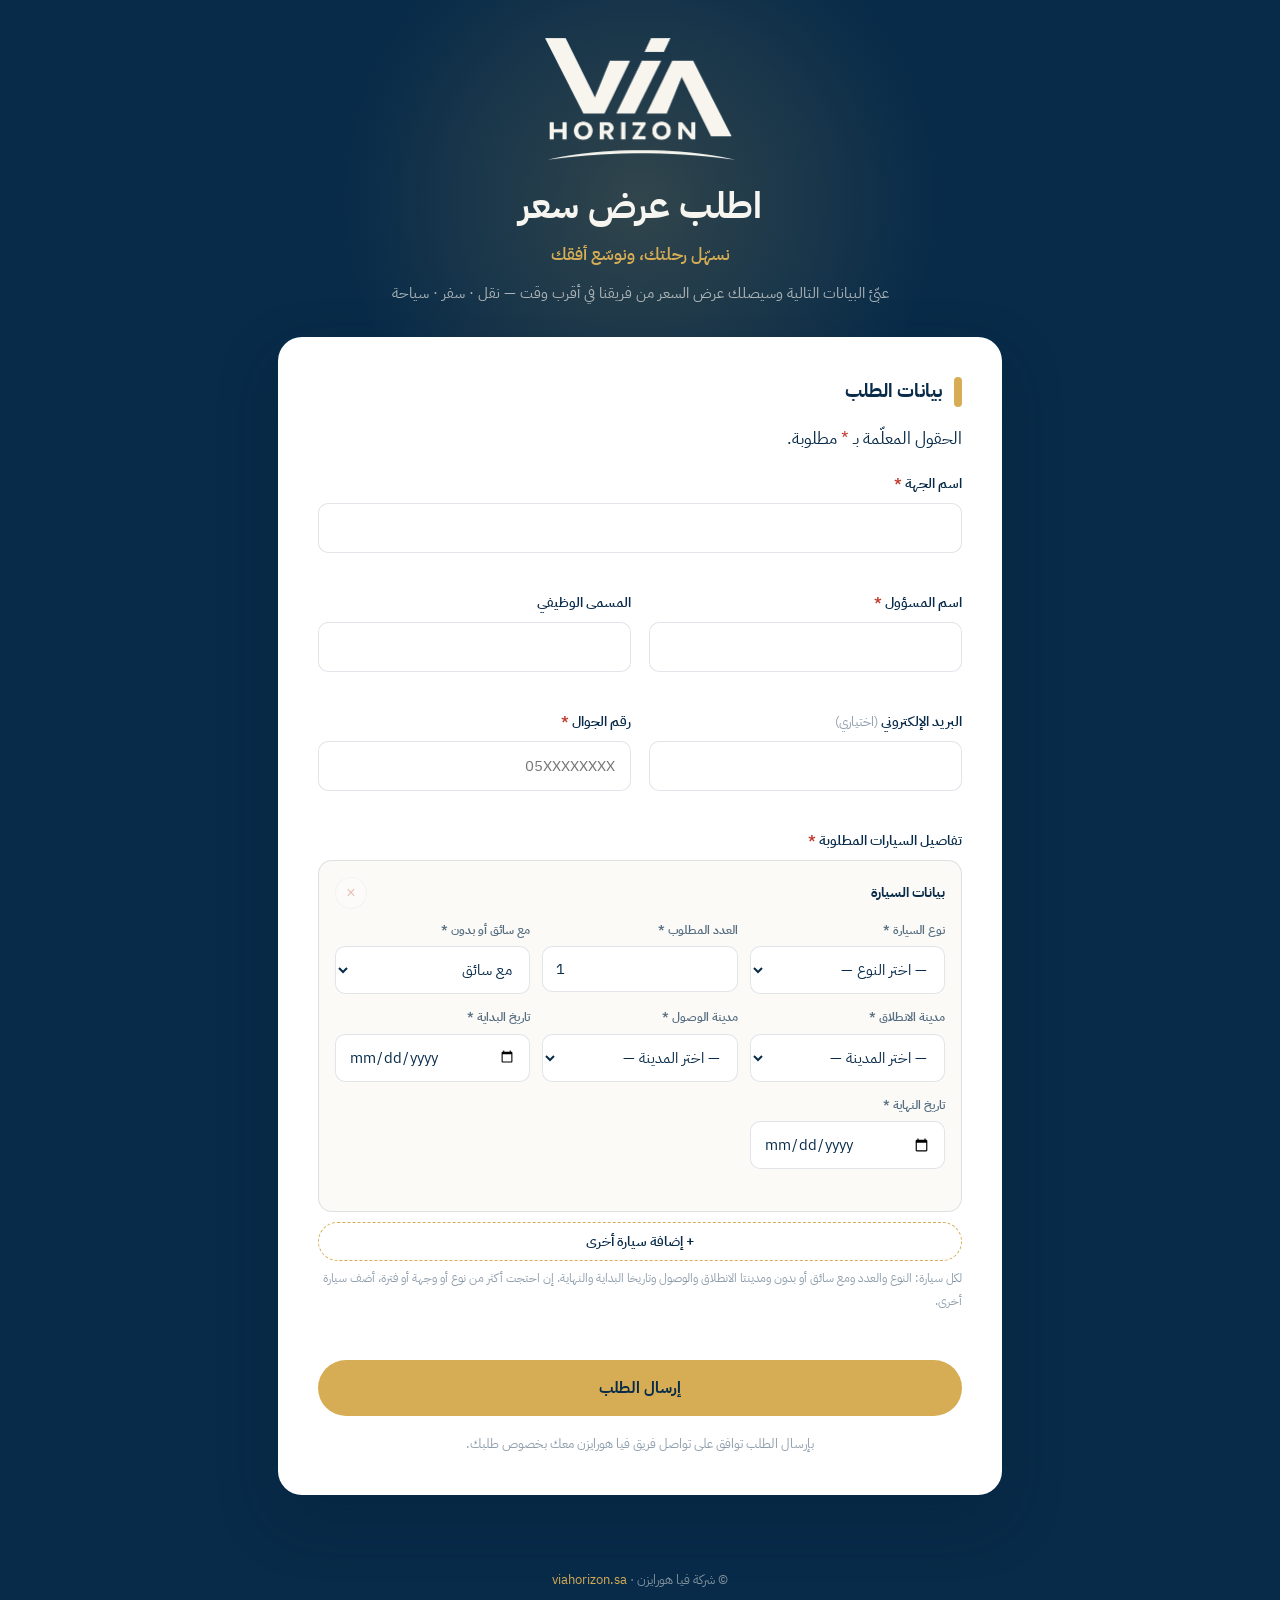
<file: quote-request/index.html>
﻿<!DOCTYPE html>
<html lang="ar" dir="rtl">
<head>
<meta charset="UTF-8">
<meta name="viewport" content="width=device-width, initial-scale=1">
<title>اطلب عرض سعر — شركة فيا هورايزن</title>
<meta name="description" content="اطلب عرض سعر لخدمات النقل والتأجير من شركة فيا هورايزن — نسهّل رحلتك، ونوسّع أفقك.">
<link rel="icon" href="assets/img/logo-color.png">
<link rel="preconnect" href="https://fonts.googleapis.com">
<link rel="preconnect" href="https://fonts.gstatic.com" crossorigin>
<link href="https://fonts.googleapis.com/css2?family=IBM+Plex+Sans+Arabic:wght@300;400;500;600;700&family=Poppins:wght@600;700&display=swap" rel="stylesheet">
<link rel="stylesheet" href="assets/css/tokens.css?v=13">
<style>
*,*::before,*::after{ box-sizing:border-box }
html,body{ margin:0; padding:0 }
/* أعلى تحديداً من قاعدة body في tokens.css */
html[dir="rtl"] body, body{
  font-family:var(--vh-font-ar); color:var(--vh-text); line-height:1.8;
  background:var(--vh-navy); min-height:100vh;
}
img{ max-width:100%; display:block }

/* ===== الرأس ===== */
.hero{ position:relative; overflow:hidden; padding:38px 20px 120px; text-align:center }
.hero::after{
  content:""; position:absolute; inset-block-start:-120px; inset-inline-start:50%; width:640px; height:640px;
  transform:translateX(50%); background:radial-gradient(circle, rgba(214,173,85,.20), transparent 66%);
}
.hero > *{ position:relative; z-index:1 }
.hero img{ width:190px; margin:0 auto 22px }
.hero h1{ color:var(--vh-cream); font-size:clamp(1.5rem,4.4vw,2.3rem); margin:0 0 10px }
.hero p{ color:var(--vh-gold); margin:0; font-weight:600; font-size:clamp(.9rem,2.4vw,1.05rem) }
.hero .sub{ color:rgba(247,245,239,.66); font-weight:400; font-size:.92rem; margin-top:10px; max-width:520px; margin-inline:auto }

/* ===== البطاقة ===== */
.wrap{ max-width:760px; margin:-90px auto 0; padding:0 18px 60px; position:relative; z-index:2 }
.card{
  background:#fff; border-radius:var(--vh-r-lg); padding:clamp(22px,4vw,40px);
  box-shadow:0 24px 60px rgba(5,29,51,.28);
}
.card__h{ display:flex; align-items:center; gap:12px; margin-bottom:6px }
.card__h span{ width:8px; height:30px; border-radius:99px; background:var(--vh-gold); flex:0 0 auto }
.card__h h2{ margin:0; font-size:1.2rem; color:var(--vh-navy) }
.card > p.lead{ color:var(--vh-text-muted); font-size:.92rem; margin:0 0 26px 20px }

.grid{ display:grid; grid-template-columns:repeat(auto-fit,minmax(230px,1fr)); gap:18px }
.f{ display:flex; flex-direction:column; gap:6px }
.f--full{ grid-column:1/-1 }
.f label{ font-size:.88rem; font-weight:600; color:var(--vh-navy) }
.f label i{ color:#C0392B; font-style:normal }
.f label .opt{ font-weight:400; color:var(--vh-text-soft); font-size:.8rem }
.f input,.f select{
  padding:13px 15px; border:1.5px solid var(--vh-border); border-radius:10px;
  font-family:inherit; font-size:.95rem; background:#fff; color:inherit; width:100%;
}
.f input:focus,.f select:focus{
  outline:none; border-color:var(--vh-teal); box-shadow:0 0 0 3px rgba(0,166,180,.16);
}
.f input[aria-invalid="true"]{ border-color:#C0392B }
.f .msg{ font-size:.78rem; color:#C0392B; min-height:1.1em }
.f .hint{ font-size:.78rem; color:var(--vh-text-soft) }
.ltr{ direction:ltr; text-align:right }

/* بطاقة لكل سيارة */
.cars{ display:grid; gap:16px }
.car{
  border:1.5px solid var(--vh-border); border-radius:14px; padding:16px; background:#FBFAF7;
  display:grid; grid-template-columns:repeat(auto-fit,minmax(170px,1fr)); gap:12px; position:relative;
}
.car__h{ grid-column:1/-1; display:flex; align-items:center; gap:8px; margin-bottom:-2px }
.car__h b{ font-size:.9rem; color:var(--vh-navy) }
.car__h .rm{
  margin-inline-start:auto; width:32px; height:32px; border-radius:50%; border:1.5px solid var(--vh-border);
  background:#fff; color:#C0392B; font-size:1rem; cursor:pointer; line-height:1;
}
.car__h .rm[disabled]{ opacity:.3; cursor:default }
.car .fld{ display:flex; flex-direction:column; gap:5px }
.car .fld span.lbl{ font-size:.78rem; font-weight:600; color:var(--vh-text-muted) }
.car input,.car select{ padding:11px 13px; border:1.5px solid var(--vh-border); border-radius:10px; font-family:inherit; font-size:.92rem; width:100%; background:#fff }
.car input:focus,.car select:focus{ outline:none; border-color:var(--vh-teal); box-shadow:0 0 0 3px rgba(0,166,180,.16) }
.car .days{ grid-column:1/-1; font-size:.8rem; color:var(--vh-teal-700); font-weight:600; min-height:1.1em }
.addcar{
  justify-self:start; background:none; border:1.5px dashed var(--vh-gold); color:var(--vh-navy); border-radius:var(--vh-r-pill);
  padding:8px 18px; font-family:inherit; font-size:.85rem; font-weight:600; cursor:pointer; margin-top:4px;
}
.addcar:hover{ background:rgba(214,173,85,.12) }
@media (max-width:480px){ .car{ grid-template-columns:1fr; padding:14px } }

.btn{
  display:inline-flex; align-items:center; justify-content:center; gap:8px; width:100%;
  background:var(--vh-gold); color:var(--vh-navy); border:none; border-radius:var(--vh-r-pill);
  padding:16px 26px; font-family:inherit; font-size:1rem; font-weight:700; cursor:pointer;
  margin-top:28px; transition:.16s; min-height:54px;
}
.btn:hover{ transform:translateY(-2px); box-shadow:0 10px 24px rgba(214,173,85,.42) }
.btn:focus-visible{ outline:3px solid var(--vh-teal); outline-offset:3px }
.btn[disabled]{ opacity:.6; cursor:not-allowed; transform:none; box-shadow:none }

.note{ font-size:.8rem; color:var(--vh-text-soft); text-align:center; margin:16px 0 0 }
.formErr{
  background:#FDEDEA; border:1px solid #F0C6C0; color:#96271A; border-radius:12px;
  padding:12px 16px; font-size:.88rem; margin-top:18px;
}

/* ===== شاشة النجاح ===== */
.done{ text-align:center; padding:20px 0 6px }
.done .tick{
  width:76px; height:76px; border-radius:50%; background:#E8F6F0; color:#1F9D6B;
  display:grid; place-items:center; font-size:2.2rem; margin:0 auto 20px;
}
.done h2{ margin:0 0 10px; color:var(--vh-navy); font-size:1.35rem }
.done p{ color:var(--vh-text-muted); margin:0 auto 8px; max-width:430px }
.done .ref{
  display:inline-block; margin-top:16px; background:var(--vh-surface-2); border-radius:var(--vh-r-pill);
  padding:8px 20px; font-family:var(--vh-font-en); font-weight:700; color:var(--vh-navy);
}
.done .again{
  display:inline-block; margin-top:22px; background:none; border:1.5px solid var(--vh-border);
  border-radius:var(--vh-r-pill); padding:11px 24px; font-family:inherit; font-size:.9rem;
  color:var(--vh-navy); cursor:pointer;
}

.foot{ text-align:center; color:rgba(247,245,239,.5); font-size:.82rem; padding:0 20px 34px }
.foot a{ color:var(--vh-gold); text-decoration:none }
</style>
</head>
<body>

<header class="hero">
  <img src="assets/img/logo-white.png" alt="شركة فيا هورايزن">
  <h1>اطلب عرض سعر</h1>
  <p>نسهّل رحلتك، ونوسّع أفقك</p>
  <p class="sub">عبّئ البيانات التالية وسيصلك عرض السعر من فريقنا في أقرب وقت — نقل · سفر · سياحة</p>
</header>

<div class="wrap">
  <div class="card" id="card">

    <form id="leadForm" novalidate>
      <div class="card__h"><span></span><h2>بيانات الطلب</h2></div>
      <p class="lead">الحقول المعلّمة بـ <i style="color:#C0392B;font-style:normal">*</i> مطلوبة.</p>

      <div class="grid">
        <div class="f f--full">
          <label for="orgName">اسم الجهة <i>*</i></label>
          <input id="orgName" name="orgName" type="text" maxlength="120" autocomplete="organization" required>
          <span class="msg" data-msg="orgName"></span>
        </div>

        <div class="f">
          <label for="contactName">اسم المسؤول <i>*</i></label>
          <input id="contactName" name="contactName" type="text" maxlength="80" autocomplete="name" required>
          <span class="msg" data-msg="contactName"></span>
        </div>

        <div class="f">
          <label for="jobTitle">المسمى الوظيفي</label>
          <input id="jobTitle" name="jobTitle" type="text" maxlength="80" autocomplete="organization-title">
          <span class="msg" data-msg="jobTitle"></span>
        </div>

        <div class="f">
          <label for="email">البريد الإلكتروني <span class="opt">(اختياري)</span></label>
          <input id="email" name="email" type="email" class="ltr" maxlength="120" autocomplete="email" inputmode="email">
          <span class="msg" data-msg="email"></span>
        </div>

        <div class="f">
          <label for="phone">رقم الجوال <i>*</i></label>
          <input id="phone" name="phone" type="tel" class="ltr" maxlength="20" autocomplete="tel"
                 inputmode="tel" placeholder="05XXXXXXXX" required>
          <span class="msg" data-msg="phone"></span>
        </div>

        <div class="f f--full">
          <label>تفاصيل السيارات المطلوبة <i>*</i></label>
          <div id="carsBox" class="cars"></div>
          <button type="button" class="addcar" id="addCar">+ إضافة سيارة أخرى</button>
          <span class="hint">لكل سيارة: النوع والعدد ومع سائق أو بدون ومدينتا الانطلاق والوصول وتاريخا البداية والنهاية.
            إن احتجت أكثر من نوع أو وجهة أو فترة، أضف سيارة أخرى.</span>
          <span class="msg" data-msg="cars"></span>
        </div>
      </div>

      <div id="formErr" class="formErr" hidden role="alert"></div>
      <button class="btn" type="submit" id="submitBtn">إرسال الطلب</button>
      <p class="note">بإرسال الطلب توافق على تواصل فريق فيا هورايزن معك بخصوص طلبك.</p>
    </form>

    <div class="done" id="done" hidden>
      <div class="tick">✓</div>
      <h2>وصلنا طلبك بنجاح</h2>
      <p>شكراً لك — سجّلنا بياناتك وسيتواصل معك فريق المبيعات لإرسال عرض السعر.</p>
      <div class="ref" id="refNo"></div><br>
      <button class="again" type="button" id="againBtn">إرسال طلب آخر</button>
    </div>

  </div>
</div>

<p class="foot">© شركة فيا هورايزن · <a href="https://viahorizon.sa" target="_blank" rel="noopener">viahorizon.sa</a></p>

<script src="assets/js/config.js?v=13"></script>
<script src="assets/js/form.js?v=13"></script>
</body>
</html>
</file>
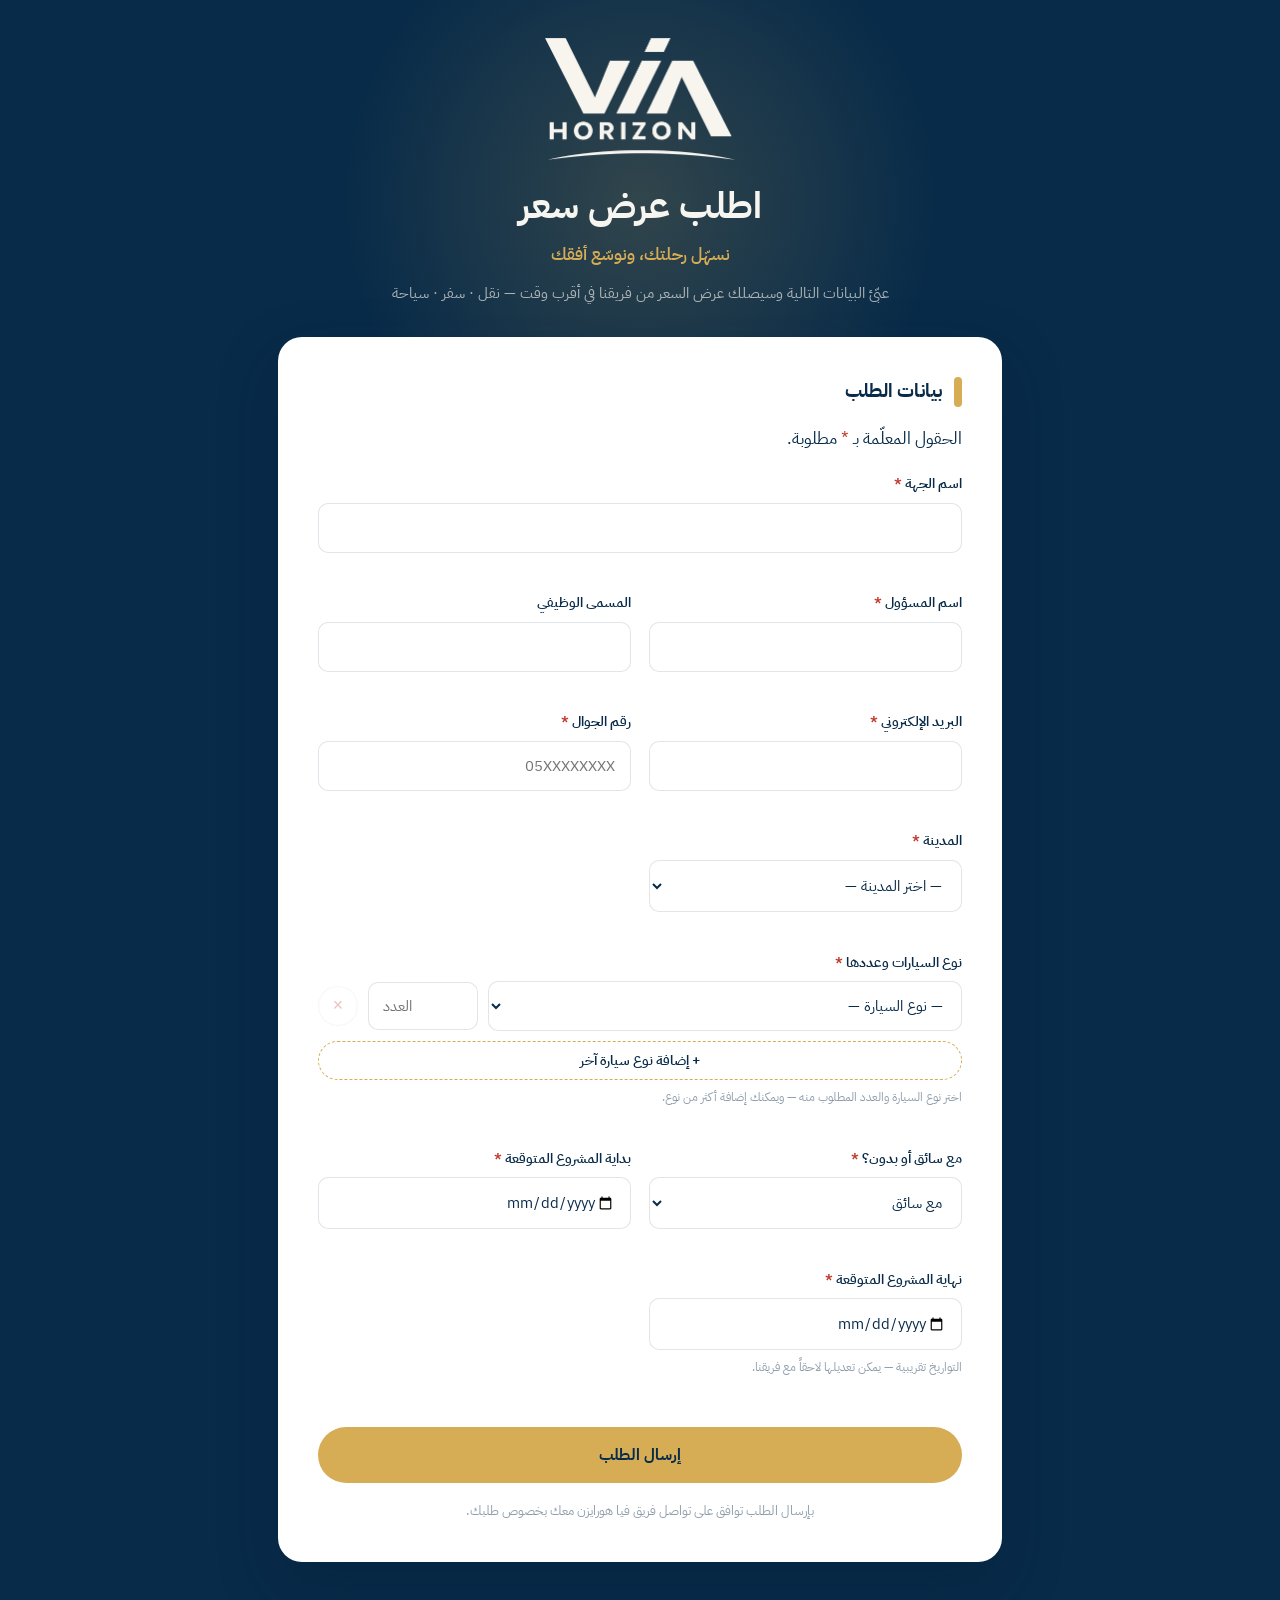
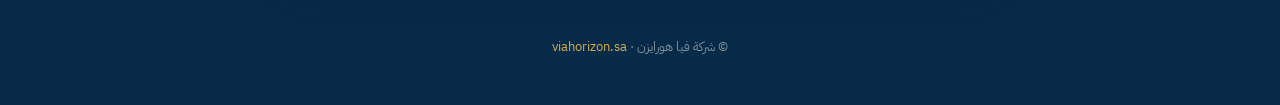
<file: form.html>
﻿<!DOCTYPE html>
<html lang="ar" dir="rtl">
<head>
<meta charset="UTF-8">
<meta name="viewport" content="width=device-width, initial-scale=1">
<title>اطلب عرض سعر — شركة فيا هورايزن</title>
<meta name="description" content="اطلب عرض سعر لخدمات النقل والتأجير من شركة فيا هورايزن — نسهّل رحلتك، ونوسّع أفقك.">
<link rel="icon" href="assets/img/logo-color.png">
<link rel="preconnect" href="https://fonts.googleapis.com">
<link rel="preconnect" href="https://fonts.gstatic.com" crossorigin>
<link href="https://fonts.googleapis.com/css2?family=IBM+Plex+Sans+Arabic:wght@300;400;500;600;700&family=Poppins:wght@600;700&display=swap" rel="stylesheet">
<link rel="stylesheet" href="assets/css/tokens.css?v=9">
<style>
*,*::before,*::after{ box-sizing:border-box }
html,body{ margin:0; padding:0 }
/* أعلى تحديداً من قاعدة body في tokens.css */
html[dir="rtl"] body, body{
  font-family:var(--vh-font-ar); color:var(--vh-text); line-height:1.8;
  background:var(--vh-navy); min-height:100vh;
}
img{ max-width:100%; display:block }

/* ===== الرأس ===== */
.hero{ position:relative; overflow:hidden; padding:38px 20px 120px; text-align:center }
.hero::after{
  content:""; position:absolute; inset-block-start:-120px; inset-inline-start:50%; width:640px; height:640px;
  transform:translateX(50%); background:radial-gradient(circle, rgba(214,173,85,.20), transparent 66%);
}
.hero > *{ position:relative; z-index:1 }
.hero img{ width:190px; margin:0 auto 22px }
.hero h1{ color:var(--vh-cream); font-size:clamp(1.5rem,4.4vw,2.3rem); margin:0 0 10px }
.hero p{ color:var(--vh-gold); margin:0; font-weight:600; font-size:clamp(.9rem,2.4vw,1.05rem) }
.hero .sub{ color:rgba(247,245,239,.66); font-weight:400; font-size:.92rem; margin-top:10px; max-width:520px; margin-inline:auto }

/* ===== البطاقة ===== */
.wrap{ max-width:760px; margin:-90px auto 0; padding:0 18px 60px; position:relative; z-index:2 }
.card{
  background:#fff; border-radius:var(--vh-r-lg); padding:clamp(22px,4vw,40px);
  box-shadow:0 24px 60px rgba(5,29,51,.28);
}
.card__h{ display:flex; align-items:center; gap:12px; margin-bottom:6px }
.card__h span{ width:8px; height:30px; border-radius:99px; background:var(--vh-gold); flex:0 0 auto }
.card__h h2{ margin:0; font-size:1.2rem; color:var(--vh-navy) }
.card > p.lead{ color:var(--vh-text-muted); font-size:.92rem; margin:0 0 26px 20px }

.grid{ display:grid; grid-template-columns:repeat(auto-fit,minmax(230px,1fr)); gap:18px }
.f{ display:flex; flex-direction:column; gap:6px }
.f--full{ grid-column:1/-1 }
.f label{ font-size:.88rem; font-weight:600; color:var(--vh-navy) }
.f label i{ color:#C0392B; font-style:normal }
.f input,.f select{
  padding:13px 15px; border:1.5px solid var(--vh-border); border-radius:10px;
  font-family:inherit; font-size:.95rem; background:#fff; color:inherit; width:100%;
}
.f input:focus,.f select:focus{
  outline:none; border-color:var(--vh-teal); box-shadow:0 0 0 3px rgba(0,166,180,.16);
}
.f input[aria-invalid="true"]{ border-color:#C0392B }
.f .msg{ font-size:.78rem; color:#C0392B; min-height:1.1em }
.f .hint{ font-size:.78rem; color:var(--vh-text-soft) }
.ltr{ direction:ltr; text-align:right }

/* صفوف أنواع السيارات */
.cars{ display:grid; gap:10px }
.car{ display:grid; grid-template-columns:1fr 110px 40px; gap:10px; align-items:center }
.car input,.car select{ padding:12px 14px; border:1.5px solid var(--vh-border); border-radius:10px; font-family:inherit; font-size:.95rem; width:100% }
.car input:focus,.car select:focus{ outline:none; border-color:var(--vh-teal); box-shadow:0 0 0 3px rgba(0,166,180,.16) }
.car .rm{ width:40px; height:40px; border-radius:50%; border:1.5px solid var(--vh-border); background:#fff; color:#C0392B; font-size:1.1rem; cursor:pointer }
.car .rm[disabled]{ opacity:.3; cursor:default }
.addcar{
  justify-self:start; background:none; border:1.5px dashed var(--vh-gold); color:var(--vh-navy); border-radius:var(--vh-r-pill);
  padding:8px 18px; font-family:inherit; font-size:.85rem; font-weight:600; cursor:pointer; margin-top:4px;
}
.addcar:hover{ background:rgba(214,173,85,.12) }
@media (max-width:480px){ .car{ grid-template-columns:1fr 84px 36px } }

.btn{
  display:inline-flex; align-items:center; justify-content:center; gap:8px; width:100%;
  background:var(--vh-gold); color:var(--vh-navy); border:none; border-radius:var(--vh-r-pill);
  padding:16px 26px; font-family:inherit; font-size:1rem; font-weight:700; cursor:pointer;
  margin-top:28px; transition:.16s; min-height:54px;
}
.btn:hover{ transform:translateY(-2px); box-shadow:0 10px 24px rgba(214,173,85,.42) }
.btn:focus-visible{ outline:3px solid var(--vh-teal); outline-offset:3px }
.btn[disabled]{ opacity:.6; cursor:not-allowed; transform:none; box-shadow:none }

.note{ font-size:.8rem; color:var(--vh-text-soft); text-align:center; margin:16px 0 0 }
.formErr{
  background:#FDEDEA; border:1px solid #F0C6C0; color:#96271A; border-radius:12px;
  padding:12px 16px; font-size:.88rem; margin-top:18px;
}

/* ===== شاشة النجاح ===== */
.done{ text-align:center; padding:20px 0 6px }
.done .tick{
  width:76px; height:76px; border-radius:50%; background:#E8F6F0; color:#1F9D6B;
  display:grid; place-items:center; font-size:2.2rem; margin:0 auto 20px;
}
.done h2{ margin:0 0 10px; color:var(--vh-navy); font-size:1.35rem }
.done p{ color:var(--vh-text-muted); margin:0 auto 8px; max-width:430px }
.done .ref{
  display:inline-block; margin-top:16px; background:var(--vh-surface-2); border-radius:var(--vh-r-pill);
  padding:8px 20px; font-family:var(--vh-font-en); font-weight:700; color:var(--vh-navy);
}
.done .again{
  display:inline-block; margin-top:22px; background:none; border:1.5px solid var(--vh-border);
  border-radius:var(--vh-r-pill); padding:11px 24px; font-family:inherit; font-size:.9rem;
  color:var(--vh-navy); cursor:pointer;
}

.foot{ text-align:center; color:rgba(247,245,239,.5); font-size:.82rem; padding:0 20px 34px }
.foot a{ color:var(--vh-gold); text-decoration:none }
</style>
</head>
<body>

<header class="hero">
  <img src="assets/img/logo-white.png" alt="شركة فيا هورايزن">
  <h1>اطلب عرض سعر</h1>
  <p>نسهّل رحلتك، ونوسّع أفقك</p>
  <p class="sub">عبّئ البيانات التالية وسيصلك عرض السعر من فريقنا في أقرب وقت — نقل · سفر · سياحة</p>
</header>

<div class="wrap">
  <div class="card" id="card">

    <form id="leadForm" novalidate>
      <div class="card__h"><span></span><h2>بيانات الطلب</h2></div>
      <p class="lead">الحقول المعلّمة بـ <i style="color:#C0392B;font-style:normal">*</i> مطلوبة.</p>

      <div class="grid">
        <div class="f f--full">
          <label for="orgName">اسم الجهة <i>*</i></label>
          <input id="orgName" name="orgName" type="text" maxlength="120" autocomplete="organization" required>
          <span class="msg" data-msg="orgName"></span>
        </div>

        <div class="f">
          <label for="contactName">اسم المسؤول <i>*</i></label>
          <input id="contactName" name="contactName" type="text" maxlength="80" autocomplete="name" required>
          <span class="msg" data-msg="contactName"></span>
        </div>

        <div class="f">
          <label for="jobTitle">المسمى الوظيفي</label>
          <input id="jobTitle" name="jobTitle" type="text" maxlength="80" autocomplete="organization-title">
          <span class="msg" data-msg="jobTitle"></span>
        </div>

        <div class="f">
          <label for="email">البريد الإلكتروني <i>*</i></label>
          <input id="email" name="email" type="email" class="ltr" maxlength="120" autocomplete="email" inputmode="email" required>
          <span class="msg" data-msg="email"></span>
        </div>

        <div class="f">
          <label for="phone">رقم الجوال <i>*</i></label>
          <input id="phone" name="phone" type="tel" class="ltr" maxlength="20" autocomplete="tel"
                 inputmode="tel" placeholder="05XXXXXXXX" required>
          <span class="msg" data-msg="phone"></span>
        </div>

        <div class="f">
          <label for="city">المدينة <i>*</i></label>
          <select id="city" name="city" required>
            <option value="">— اختر المدينة —</option>
          </select>
          <span class="msg" data-msg="city"></span>
        </div>

        <div class="f f--full">
          <label>نوع السيارات وعددها <i>*</i></label>
          <div id="carsBox" class="cars"></div>
          <button type="button" class="addcar" id="addCar">+ إضافة نوع سيارة آخر</button>
          <span class="hint">اختر نوع السيارة والعدد المطلوب منه — ويمكنك إضافة أكثر من نوع.</span>
          <span class="msg" data-msg="cars"></span>
        </div>

        <div class="f">
          <label for="withDriver">مع سائق أو بدون؟ <i>*</i></label>
          <select id="withDriver" name="withDriver" required>
            <option value="بسائق">مع سائق</option>
            <option value="بدون سائق">بدون سائق</option>
          </select>
          <span class="msg" data-msg="withDriver"></span>
        </div>

        <div class="f">
          <label for="expectedStart">بداية المشروع المتوقعة <i>*</i></label>
          <input id="expectedStart" name="expectedStart" type="date" class="ltr" required>
          <span class="msg" data-msg="expectedStart"></span>
        </div>

        <div class="f">
          <label for="expectedEnd">نهاية المشروع المتوقعة <i>*</i></label>
          <input id="expectedEnd" name="expectedEnd" type="date" class="ltr" required>
          <span class="hint" id="daysHint">التواريخ تقريبية — يمكن تعديلها لاحقاً مع فريقنا.</span>
          <span class="msg" data-msg="expectedEnd"></span>
        </div>
      </div>

      <div id="formErr" class="formErr" hidden role="alert"></div>
      <button class="btn" type="submit" id="submitBtn">إرسال الطلب</button>
      <p class="note">بإرسال الطلب توافق على تواصل فريق فيا هورايزن معك بخصوص طلبك.</p>
    </form>

    <div class="done" id="done" hidden>
      <div class="tick">✓</div>
      <h2>وصلنا طلبك بنجاح</h2>
      <p>شكراً لك — سجّلنا بياناتك وسيتواصل معك فريق المبيعات لإرسال عرض السعر.</p>
      <div class="ref" id="refNo"></div><br>
      <button class="again" type="button" id="againBtn">إرسال طلب آخر</button>
    </div>

  </div>
</div>

<p class="foot">© شركة فيا هورايزن · <a href="https://viahorizon.sa" target="_blank" rel="noopener">viahorizon.sa</a></p>

<script src="assets/js/config.js?v=9"></script>
<script src="assets/js/form.js?v=9"></script>
</body>
</html>
</file>
<file: quote-request/assets/css/tokens.css>
/* =====================================================================
   VIA HORIZON — Design Tokens
   شركة فيا هورايزن | متغيّرات الهوية الرسمية
   ---------------------------------------------------------------------
   الاستخدام:
   - ووردبريس: المظهر ← تخصيص ← CSS إضافي (الصق الملف كاملاً)
     أو ضمن ملف style.css في القالب الابن (child theme).
   - HTML عادي: <link rel="stylesheet" href="via-horizon-tokens.css">
   المصدر: الدليل الإرشادي لهوية فيا هورايزن VIA HORIZON
   ===================================================================== */

:root {
  /* ---------- الألوان الأساسية (لا تُعدّل) ---------- */
  --vh-navy:      #082B49;  /* الثقة والاستقرار والسفر */
  --vh-teal:      #00A6B4;  /* الانطلاق والحيوية */
  --vh-gold:      #D6AD55;  /* القيمة والتميّز */
  --vh-cream:     #F7F5EF;  /* الخلفية الأساسية */

  /* ---------- تدرّجات مشتقّة (للاستخدام في الحالات فقط) ---------- */
  --vh-navy-900:  #051D33;
  --vh-navy-700:  #0C3A61;
  --vh-navy-500:  #114E80;
  --vh-teal-700:  #00808B;
  --vh-teal-300:  #5FCBD4;
  --vh-gold-700:  #B08C3C;
  --vh-gold-300:  #E8CE93;
  --vh-cream-200: #EDE9DE;
  --vh-white:     #FFFFFF;

  /* ---------- النص ---------- */
  --vh-text:        var(--vh-navy);
  --vh-text-muted:  rgba(8, 43, 73, .68);
  --vh-text-soft:   rgba(8, 43, 73, .45);
  --vh-text-invert: var(--vh-cream);

  /* ---------- الأسطح ---------- */
  --vh-bg:        var(--vh-cream);
  --vh-surface:   #FFFFFF;
  --vh-surface-2: var(--vh-cream-200);
  --vh-border:    rgba(8, 43, 73, .12);
  --vh-border-gold: rgba(214, 173, 85, .45);

  /* ---------- التدرّجات ---------- */
  --vh-grad-brand: linear-gradient(135deg, var(--vh-navy) 0%, var(--vh-teal) 100%);
  --vh-grad-gold:  linear-gradient(135deg, var(--vh-gold-700) 0%, var(--vh-gold-300) 100%);
  --vh-grad-dark:  linear-gradient(180deg, var(--vh-navy) 0%, var(--vh-navy-900) 100%);

  /* ---------- الخطوط ---------- */
  --vh-font-ar: "TheSansArab", "IBM Plex Sans Arabic", "Tajawal", system-ui, sans-serif;
  --vh-font-en: "Ping AR + LT", "Poppins", "Inter", system-ui, sans-serif;

  --vh-fs-h1: clamp(2.125rem, 1.4rem + 3.2vw, 3.5rem);   /* 34 → 56 */
  --vh-fs-h2: clamp(1.75rem,  1.25rem + 2.2vw, 2.5rem);  /* 28 → 40 */
  --vh-fs-h3: clamp(1.375rem, 1.15rem + 1vw,  1.75rem);  /* 22 → 28 */
  --vh-fs-body: 1.0625rem;   /* 17 */
  --vh-fs-sm:   0.875rem;    /* 14 */
  --vh-lh-ar:   1.85;        /* العربية تحتاج تنفّساً أكبر */
  --vh-lh-head: 1.3;
  --vh-ls-caps: .18em;       /* مثل كلمة HORIZON بالشعار */

  /* ---------- المسافات (سلّم 4px) ---------- */
  --vh-s1: .25rem;  --vh-s2: .5rem;   --vh-s3: .75rem;
  --vh-s4: 1rem;    --vh-s5: 1.5rem;  --vh-s6: 2rem;
  --vh-s7: 3rem;    --vh-s8: 4rem;    --vh-s9: 6rem;

  /* ---------- الحواف والظلال ---------- */
  --vh-r-sm:   8px;
  --vh-r:      14px;   /* البطاقات */
  --vh-r-lg:   24px;
  --vh-r-pill: 999px;  /* الأزرار الحبوبية */

  --vh-shadow-sm: 0 2px 8px rgba(8, 43, 73, .06);
  --vh-shadow:    0 10px 30px rgba(8, 43, 73, .10);
  --vh-shadow-lg: 0 24px 60px rgba(8, 43, 73, .16);

  /* ---------- الحركة ---------- */
  --vh-ease: cubic-bezier(.22, .61, .36, 1);
  --vh-dur:  .28s;

  /* ---------- التخطيط ---------- */
  --vh-container: 1200px;
  --vh-gutter: clamp(1rem, 4vw, 2.5rem);

  /* ---------- ألوان المسارات الثلاثة ---------- */
  --vh-track-transport: var(--vh-gold);  /* النقل   */
  --vh-track-travel:    var(--vh-navy);  /* السفر   */
  --vh-track-tourism:   var(--vh-teal);  /* السياحة */
}

/* =====================================================================
   الوضع الداكن — اختياري. يُفعّل تلقائياً حسب تفضيل الجهاز.
   الهوية تبقى نفسها: الكحلي يصبح خلفية والكريمي يصبح نصاً.
   ===================================================================== */
@media (prefers-color-scheme: dark) {
  :root[data-vh-theme="auto"] {
    --vh-bg:        var(--vh-navy-900);
    --vh-surface:   var(--vh-navy);
    --vh-surface-2: var(--vh-navy-700);
    --vh-text:        var(--vh-cream);
    --vh-text-muted:  rgba(247, 245, 239, .70);
    --vh-text-soft:   rgba(247, 245, 239, .45);
    --vh-text-invert: var(--vh-navy);
    --vh-border:    rgba(247, 245, 239, .14);
  }
}
:root[data-vh-theme="dark"] {
  --vh-bg: var(--vh-navy-900);
  --vh-surface: var(--vh-navy);
  --vh-surface-2: var(--vh-navy-700);
  --vh-text: var(--vh-cream);
  --vh-text-muted: rgba(247, 245, 239, .70);
  --vh-text-soft: rgba(247, 245, 239, .45);
  --vh-text-invert: var(--vh-navy);
  --vh-border: rgba(247, 245, 239, .14);
}

/* =====================================================================
   الأساسيات — RTL أولاً
   ===================================================================== */
html[dir="rtl"] body,
body {
  background: var(--vh-bg);
  color: var(--vh-text);
  font-family: var(--vh-font-ar);
  font-size: var(--vh-fs-body);
  line-height: var(--vh-lh-ar);
  -webkit-font-smoothing: antialiased;
}

h1, h2, h3, h4 { line-height: var(--vh-lh-head); font-weight: 700; color: var(--vh-text); }
h1 { font-size: var(--vh-fs-h1); }
h2 { font-size: var(--vh-fs-h2); }
h3 { font-size: var(--vh-fs-h3); }

a { color: var(--vh-teal-700); text-decoration: none; transition: color var(--vh-dur) var(--vh-ease); }
a:hover { color: var(--vh-gold-700); }

/* الأرقام والنصوص اللاتينية داخل نص عربي */
.vh-en, .vh-num { font-family: var(--vh-font-en); direction: ltr; unicode-bidi: isolate; }

/* =====================================================================
   المكوّنات الأساسية
   ===================================================================== */

/* --- الحاوية --- */
.vh-container { max-width: var(--vh-container); margin-inline: auto; padding-inline: var(--vh-gutter); }
.vh-section { padding-block: clamp(3rem, 8vw, 6rem); }

/* --- الأزرار --- */
.vh-btn {
  display: inline-flex; align-items: center; gap: var(--vh-s2);
  padding: .8rem 1.9rem;
  border-radius: var(--vh-r-pill);
  border: 1.5px solid transparent;
  font: inherit; font-weight: 700; cursor: pointer;
  transition: transform var(--vh-dur) var(--vh-ease),
              box-shadow var(--vh-dur) var(--vh-ease),
              background var(--vh-dur) var(--vh-ease),
              color var(--vh-dur) var(--vh-ease);
}
.vh-btn:hover { transform: translateY(-2px); box-shadow: var(--vh-shadow); }
.vh-btn:focus-visible { outline: 3px solid var(--vh-teal); outline-offset: 3px; }

.vh-btn--primary   { background: var(--vh-gold); color: var(--vh-navy); }
.vh-btn--primary:hover { background: var(--vh-gold-300); color: var(--vh-navy); }

.vh-btn--dark      { background: var(--vh-navy); color: var(--vh-cream); }
.vh-btn--dark:hover{ background: var(--vh-navy-700); color: var(--vh-cream); }

.vh-btn--ghost     { background: transparent; color: var(--vh-navy); border-color: var(--vh-border-gold); }
.vh-btn--ghost:hover { background: var(--vh-navy); color: var(--vh-cream); border-color: var(--vh-navy); }

.vh-btn--on-dark   { background: transparent; color: var(--vh-cream); border-color: rgba(247,245,239,.4); }
.vh-btn--on-dark:hover { background: var(--vh-cream); color: var(--vh-navy); }

/* --- البطاقة --- */
.vh-card {
  background: var(--vh-surface);
  border: 1px solid var(--vh-border);
  border-radius: var(--vh-r);
  padding: var(--vh-s6);
  box-shadow: var(--vh-shadow-sm);
  transition: transform var(--vh-dur) var(--vh-ease), box-shadow var(--vh-dur) var(--vh-ease);
}
.vh-card:hover { transform: translateY(-4px); box-shadow: var(--vh-shadow); }

/* --- القوس الذهبي: عنصر الهوية المميّز --- */
.vh-arc { position: relative; padding-bottom: var(--vh-s4); }
.vh-arc::after {
  content: ""; position: absolute; inset-inline-start: 0; bottom: 0;
  width: 120px; height: 10px;
  border-radius: 50%;
  background: radial-gradient(ellipse at 50% 100%, transparent 58%, var(--vh-gold) 60%);
}
.vh-arc--center::after { inset-inline-start: 50%; transform: translateX(50%); }

/* --- شارة المسار --- */
.vh-badge {
  display: inline-flex; align-items: center; gap: var(--vh-s2);
  padding: .35rem 1rem; border-radius: var(--vh-r-pill);
  font-size: var(--vh-fs-sm); font-weight: 700;
  background: var(--vh-surface-2); color: var(--vh-navy);
}
.vh-badge--transport { background: var(--vh-gold); color: var(--vh-navy); }
.vh-badge--travel    { background: var(--vh-navy); color: var(--vh-cream); }
.vh-badge--tourism   { background: var(--vh-teal); color: var(--vh-white); }

/* --- النقش الخلفي (حرفا V و A بميلان) --- */
.vh-pattern {
  background-color: var(--vh-navy);
  background-image:
    repeating-linear-gradient(115deg, rgba(247,245,239,.055) 0 2px, transparent 2px 46px),
    repeating-linear-gradient( 65deg, rgba(247,245,239,.055) 0 2px, transparent 2px 46px);
}

/* --- الشبكة --- */
.vh-grid { display: grid; gap: var(--vh-s5); }
.vh-grid--2 { grid-template-columns: repeat(auto-fit, minmax(320px, 1fr)); }
.vh-grid--3 { grid-template-columns: repeat(auto-fit, minmax(280px, 1fr)); }
.vh-grid--4 { grid-template-columns: repeat(auto-fit, minmax(220px, 1fr)); }

/* --- إتاحة الوصول --- */
.vh-sr-only {
  position: absolute; width: 1px; height: 1px; padding: 0; margin: -1px;
  overflow: hidden; clip: rect(0 0 0 0); white-space: nowrap; border: 0;
}
@media (prefers-reduced-motion: reduce) {
  *, *::before, *::after { animation-duration: .01ms !important; transition-duration: .01ms !important; }
}
</file>
<file: assets/css/tokens.css>
/* =====================================================================
   VIA HORIZON — Design Tokens
   شركة فيا هورايزن | متغيّرات الهوية الرسمية
   ---------------------------------------------------------------------
   الاستخدام:
   - ووردبريس: المظهر ← تخصيص ← CSS إضافي (الصق الملف كاملاً)
     أو ضمن ملف style.css في القالب الابن (child theme).
   - HTML عادي: <link rel="stylesheet" href="via-horizon-tokens.css">
   المصدر: الدليل الإرشادي لهوية فيا هورايزن VIA HORIZON
   ===================================================================== */

:root {
  /* ---------- الألوان الأساسية (لا تُعدّل) ---------- */
  --vh-navy:      #082B49;  /* الثقة والاستقرار والسفر */
  --vh-teal:      #00A6B4;  /* الانطلاق والحيوية */
  --vh-gold:      #D6AD55;  /* القيمة والتميّز */
  --vh-cream:     #F7F5EF;  /* الخلفية الأساسية */

  /* ---------- تدرّجات مشتقّة (للاستخدام في الحالات فقط) ---------- */
  --vh-navy-900:  #051D33;
  --vh-navy-700:  #0C3A61;
  --vh-navy-500:  #114E80;
  --vh-teal-700:  #00808B;
  --vh-teal-300:  #5FCBD4;
  --vh-gold-700:  #B08C3C;
  --vh-gold-300:  #E8CE93;
  --vh-cream-200: #EDE9DE;
  --vh-white:     #FFFFFF;

  /* ---------- النص ---------- */
  --vh-text:        var(--vh-navy);
  --vh-text-muted:  rgba(8, 43, 73, .68);
  --vh-text-soft:   rgba(8, 43, 73, .45);
  --vh-text-invert: var(--vh-cream);

  /* ---------- الأسطح ---------- */
  --vh-bg:        var(--vh-cream);
  --vh-surface:   #FFFFFF;
  --vh-surface-2: var(--vh-cream-200);
  --vh-border:    rgba(8, 43, 73, .12);
  --vh-border-gold: rgba(214, 173, 85, .45);

  /* ---------- التدرّجات ---------- */
  --vh-grad-brand: linear-gradient(135deg, var(--vh-navy) 0%, var(--vh-teal) 100%);
  --vh-grad-gold:  linear-gradient(135deg, var(--vh-gold-700) 0%, var(--vh-gold-300) 100%);
  --vh-grad-dark:  linear-gradient(180deg, var(--vh-navy) 0%, var(--vh-navy-900) 100%);

  /* ---------- الخطوط ---------- */
  --vh-font-ar: "TheSansArab", "IBM Plex Sans Arabic", "Tajawal", system-ui, sans-serif;
  --vh-font-en: "Ping AR + LT", "Poppins", "Inter", system-ui, sans-serif;

  --vh-fs-h1: clamp(2.125rem, 1.4rem + 3.2vw, 3.5rem);   /* 34 → 56 */
  --vh-fs-h2: clamp(1.75rem,  1.25rem + 2.2vw, 2.5rem);  /* 28 → 40 */
  --vh-fs-h3: clamp(1.375rem, 1.15rem + 1vw,  1.75rem);  /* 22 → 28 */
  --vh-fs-body: 1.0625rem;   /* 17 */
  --vh-fs-sm:   0.875rem;    /* 14 */
  --vh-lh-ar:   1.85;        /* العربية تحتاج تنفّساً أكبر */
  --vh-lh-head: 1.3;
  --vh-ls-caps: .18em;       /* مثل كلمة HORIZON بالشعار */

  /* ---------- المسافات (سلّم 4px) ---------- */
  --vh-s1: .25rem;  --vh-s2: .5rem;   --vh-s3: .75rem;
  --vh-s4: 1rem;    --vh-s5: 1.5rem;  --vh-s6: 2rem;
  --vh-s7: 3rem;    --vh-s8: 4rem;    --vh-s9: 6rem;

  /* ---------- الحواف والظلال ---------- */
  --vh-r-sm:   8px;
  --vh-r:      14px;   /* البطاقات */
  --vh-r-lg:   24px;
  --vh-r-pill: 999px;  /* الأزرار الحبوبية */

  --vh-shadow-sm: 0 2px 8px rgba(8, 43, 73, .06);
  --vh-shadow:    0 10px 30px rgba(8, 43, 73, .10);
  --vh-shadow-lg: 0 24px 60px rgba(8, 43, 73, .16);

  /* ---------- الحركة ---------- */
  --vh-ease: cubic-bezier(.22, .61, .36, 1);
  --vh-dur:  .28s;

  /* ---------- التخطيط ---------- */
  --vh-container: 1200px;
  --vh-gutter: clamp(1rem, 4vw, 2.5rem);

  /* ---------- ألوان المسارات الثلاثة ---------- */
  --vh-track-transport: var(--vh-gold);  /* النقل   */
  --vh-track-travel:    var(--vh-navy);  /* السفر   */
  --vh-track-tourism:   var(--vh-teal);  /* السياحة */
}

/* =====================================================================
   الوضع الداكن — اختياري. يُفعّل تلقائياً حسب تفضيل الجهاز.
   الهوية تبقى نفسها: الكحلي يصبح خلفية والكريمي يصبح نصاً.
   ===================================================================== */
@media (prefers-color-scheme: dark) {
  :root[data-vh-theme="auto"] {
    --vh-bg:        var(--vh-navy-900);
    --vh-surface:   var(--vh-navy);
    --vh-surface-2: var(--vh-navy-700);
    --vh-text:        var(--vh-cream);
    --vh-text-muted:  rgba(247, 245, 239, .70);
    --vh-text-soft:   rgba(247, 245, 239, .45);
    --vh-text-invert: var(--vh-navy);
    --vh-border:    rgba(247, 245, 239, .14);
  }
}
:root[data-vh-theme="dark"] {
  --vh-bg: var(--vh-navy-900);
  --vh-surface: var(--vh-navy);
  --vh-surface-2: var(--vh-navy-700);
  --vh-text: var(--vh-cream);
  --vh-text-muted: rgba(247, 245, 239, .70);
  --vh-text-soft: rgba(247, 245, 239, .45);
  --vh-text-invert: var(--vh-navy);
  --vh-border: rgba(247, 245, 239, .14);
}

/* =====================================================================
   الأساسيات — RTL أولاً
   ===================================================================== */
html[dir="rtl"] body,
body {
  background: var(--vh-bg);
  color: var(--vh-text);
  font-family: var(--vh-font-ar);
  font-size: var(--vh-fs-body);
  line-height: var(--vh-lh-ar);
  -webkit-font-smoothing: antialiased;
}

h1, h2, h3, h4 { line-height: var(--vh-lh-head); font-weight: 700; color: var(--vh-text); }
h1 { font-size: var(--vh-fs-h1); }
h2 { font-size: var(--vh-fs-h2); }
h3 { font-size: var(--vh-fs-h3); }

a { color: var(--vh-teal-700); text-decoration: none; transition: color var(--vh-dur) var(--vh-ease); }
a:hover { color: var(--vh-gold-700); }

/* الأرقام والنصوص اللاتينية داخل نص عربي */
.vh-en, .vh-num { font-family: var(--vh-font-en); direction: ltr; unicode-bidi: isolate; }

/* =====================================================================
   المكوّنات الأساسية
   ===================================================================== */

/* --- الحاوية --- */
.vh-container { max-width: var(--vh-container); margin-inline: auto; padding-inline: var(--vh-gutter); }
.vh-section { padding-block: clamp(3rem, 8vw, 6rem); }

/* --- الأزرار --- */
.vh-btn {
  display: inline-flex; align-items: center; gap: var(--vh-s2);
  padding: .8rem 1.9rem;
  border-radius: var(--vh-r-pill);
  border: 1.5px solid transparent;
  font: inherit; font-weight: 700; cursor: pointer;
  transition: transform var(--vh-dur) var(--vh-ease),
              box-shadow var(--vh-dur) var(--vh-ease),
              background var(--vh-dur) var(--vh-ease),
              color var(--vh-dur) var(--vh-ease);
}
.vh-btn:hover { transform: translateY(-2px); box-shadow: var(--vh-shadow); }
.vh-btn:focus-visible { outline: 3px solid var(--vh-teal); outline-offset: 3px; }

.vh-btn--primary   { background: var(--vh-gold); color: var(--vh-navy); }
.vh-btn--primary:hover { background: var(--vh-gold-300); color: var(--vh-navy); }

.vh-btn--dark      { background: var(--vh-navy); color: var(--vh-cream); }
.vh-btn--dark:hover{ background: var(--vh-navy-700); color: var(--vh-cream); }

.vh-btn--ghost     { background: transparent; color: var(--vh-navy); border-color: var(--vh-border-gold); }
.vh-btn--ghost:hover { background: var(--vh-navy); color: var(--vh-cream); border-color: var(--vh-navy); }

.vh-btn--on-dark   { background: transparent; color: var(--vh-cream); border-color: rgba(247,245,239,.4); }
.vh-btn--on-dark:hover { background: var(--vh-cream); color: var(--vh-navy); }

/* --- البطاقة --- */
.vh-card {
  background: var(--vh-surface);
  border: 1px solid var(--vh-border);
  border-radius: var(--vh-r);
  padding: var(--vh-s6);
  box-shadow: var(--vh-shadow-sm);
  transition: transform var(--vh-dur) var(--vh-ease), box-shadow var(--vh-dur) var(--vh-ease);
}
.vh-card:hover { transform: translateY(-4px); box-shadow: var(--vh-shadow); }

/* --- القوس الذهبي: عنصر الهوية المميّز --- */
.vh-arc { position: relative; padding-bottom: var(--vh-s4); }
.vh-arc::after {
  content: ""; position: absolute; inset-inline-start: 0; bottom: 0;
  width: 120px; height: 10px;
  border-radius: 50%;
  background: radial-gradient(ellipse at 50% 100%, transparent 58%, var(--vh-gold) 60%);
}
.vh-arc--center::after { inset-inline-start: 50%; transform: translateX(50%); }

/* --- شارة المسار --- */
.vh-badge {
  display: inline-flex; align-items: center; gap: var(--vh-s2);
  padding: .35rem 1rem; border-radius: var(--vh-r-pill);
  font-size: var(--vh-fs-sm); font-weight: 700;
  background: var(--vh-surface-2); color: var(--vh-navy);
}
.vh-badge--transport { background: var(--vh-gold); color: var(--vh-navy); }
.vh-badge--travel    { background: var(--vh-navy); color: var(--vh-cream); }
.vh-badge--tourism   { background: var(--vh-teal); color: var(--vh-white); }

/* --- النقش الخلفي (حرفا V و A بميلان) --- */
.vh-pattern {
  background-color: var(--vh-navy);
  background-image:
    repeating-linear-gradient(115deg, rgba(247,245,239,.055) 0 2px, transparent 2px 46px),
    repeating-linear-gradient( 65deg, rgba(247,245,239,.055) 0 2px, transparent 2px 46px);
}

/* --- الشبكة --- */
.vh-grid { display: grid; gap: var(--vh-s5); }
.vh-grid--2 { grid-template-columns: repeat(auto-fit, minmax(320px, 1fr)); }
.vh-grid--3 { grid-template-columns: repeat(auto-fit, minmax(280px, 1fr)); }
.vh-grid--4 { grid-template-columns: repeat(auto-fit, minmax(220px, 1fr)); }

/* --- إتاحة الوصول --- */
.vh-sr-only {
  position: absolute; width: 1px; height: 1px; padding: 0; margin: -1px;
  overflow: hidden; clip: rect(0 0 0 0); white-space: nowrap; border: 0;
}
@media (prefers-reduced-motion: reduce) {
  *, *::before, *::after { animation-duration: .01ms !important; transition-duration: .01ms !important; }
}
</file>
